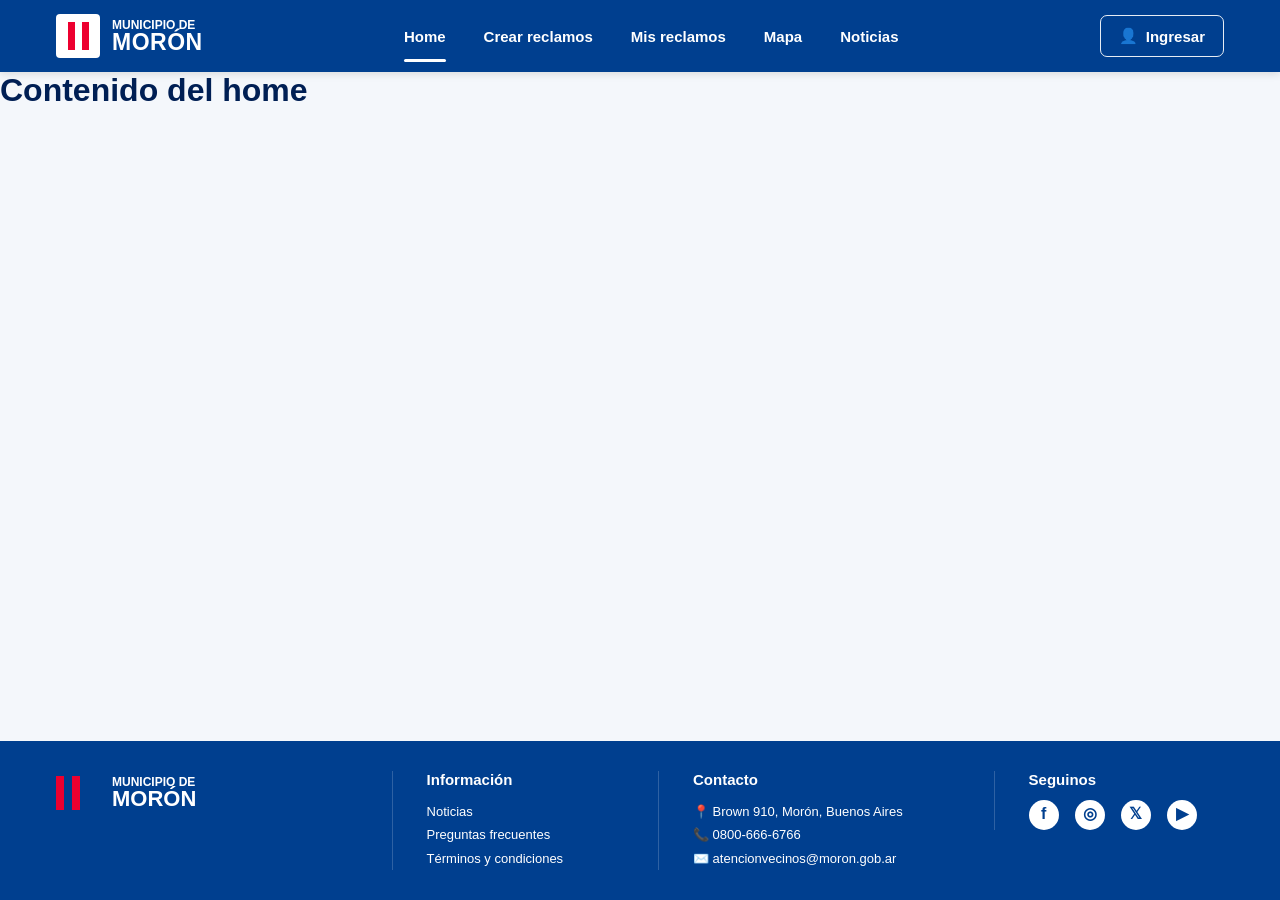
<file: html/index.html>
<!DOCTYPE html>
<html lang="en">
<head>
    <meta charset="UTF-8">
    <meta name="viewport" content="width=device-width, initial-scale=1.0">
    <link rel="stylesheet" href="/css/style.css">
    <title>Document</title>
</head>
<body>
    <header class="navbar">
<div class="navbar-container">
<a href="index.html" class="navbar-logo">
<div class="logo-icon">
<span></span>
<span></span>
</div>
 
      <div class="logo-text">
<small>MUNICIPIO DE</small>
<strong>MORÓN</strong>
</div>
</a>
 
    <nav class="navbar-menu">
<a href="/html/index.html" class="active">Home</a>
<a href="#">Crear reclamos</a>
<a href="/html/mis-reclamos.html">Mis reclamos</a>
<a href="#">Mapa</a>
<a href="#">Noticias</a>
</nav>
 
    <div class="navbar-actions"> 
      <a href="login.html" class="login-button">
<span class="login-icon">👤</span>
        Ingresar
</a>
</div>
</div>
</header>
 
<!-- Contenido de ejemplo para que no quede pegado al footer -->
<main class="page-content">
<h1>Contenido del home</h1>
</main>
 
<footer class="footer">
<div class="footer-container">
<div class="footer-brand">
<a href="#" class="footer-logo">
<div class="footer-logo-icon">
<span></span>
<span></span>
</div>
 
        <div class="footer-logo-text">
<small>MUNICIPIO DE</small>
<strong>MORÓN</strong>
</div>
</a>
</div>
 
    <div class="footer-column">
<h3>Información</h3>
<a href="#">Noticias</a>
<a href="#">Preguntas frecuentes</a>
<a href="#">Términos y condiciones</a>
</div>
 
    <div class="footer-column">
<h3>Contacto</h3>
 
      <p>
<span>📍</span>
        Brown 910, Morón, Buenos Aires
</p>
 
      <p>
<span>📞</span>
        0800-666-6766
</p>
 
      <p>
<span>✉️</span>
        atencionvecinos@moron.gob.ar
</p>
</div>
 
    <div class="footer-column">
<h3>Seguinos</h3>
 
      <div class="social-links">
<a href="#" aria-label="Facebook">f</a>
<a href="#" aria-label="Instagram">◎</a>
<a href="#" aria-label="Twitter">𝕏</a>
<a href="#" aria-label="YouTube">▶</a>
</div>
</div>
</div>
</footer>
</body>
</html>
</file>
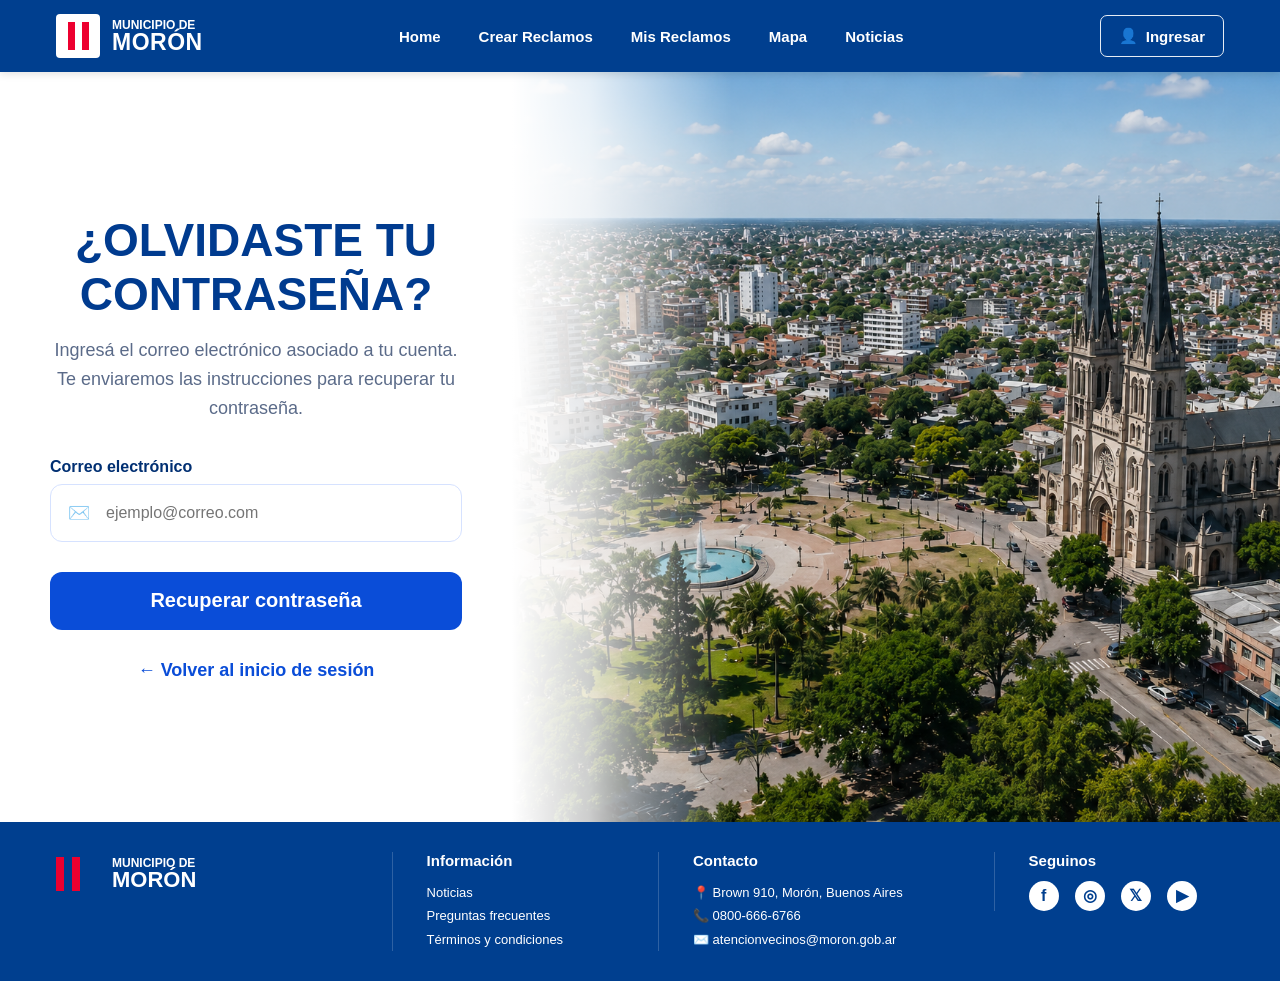
<file: recuperarContrasenia.html>
<!DOCTYPE html>
<html lang="es">

<head>
    <meta charset="UTF-8">
    <meta name="viewport" content="width=device-width, initial-scale=1.0">
    <title>Recuperar Contraseña - Municipio de Morón</title>

    <link rel="stylesheet" href="css/style.css">
    <link rel="stylesheet" href="css/estilos-recuperar.css">
</head>

<body>

    <!-- HEADER -->
    <header class="navbar">

        <div class="navbar-container">

            <a href="index.html" class="navbar-logo">

                <div class="logo-icon">
                    <span></span>
                    <span></span>
                </div>

                <div class="logo-text">
                    <small>MUNICIPIO DE</small>
                    <strong>MORÓN</strong>
                </div>

            </a>

            <nav class="navbar-menu">

                <a href="index.html">Home</a>
                <a href="#">Crear Reclamos</a>
                <a href="#">Mis Reclamos</a>
                <a href="#">Mapa</a>
                <a href="#">Noticias</a>

            </nav>

            <div class="navbar-actions">

                <a href="login.html" class="login-button">
                    <span class="login-icon">👤</span>
                    Ingresar
                </a>

            </div>

        </div>

    </header>

    <!-- CONTENIDO -->

    <main class="recuperar-container">

        <!-- FORMULARIO -->

        <section class="recuperar-formulario">

            <div class="recuperar-card">

                <h1>¿OLVIDASTE TU CONTRASEÑA?</h1>

                <p class="subtitulo">
                    Ingresá el correo electrónico asociado a tu cuenta.
                    Te enviaremos las instrucciones para recuperar tu contraseña.
                </p>

                <form id="recuperarForm">

                    <div class="input-group">

                        <label for="email">
                            Correo electrónico
                        </label>

                        <div class="input-icon">

                            <span>✉️</span>

                            <input
                                type="email"
                                id="email"
                                placeholder="ejemplo@correo.com"
                                required>

                        </div>

                    </div>

                    <button
                        type="submit"
                        class="btn-recuperar">

                        Recuperar contraseña

                    </button>

                </form>

                <div class="volver-login">

                    <a href="login.html">
                        ← Volver al inicio de sesión
                    </a>

                </div>

            </div>

        </section>

        <!-- IMAGEN -->

        <section class="recuperar-imagen">

            <img
                src="assets/images/moron.png"
                alt="Municipio de Morón">

        </section>

    </main>

    <!-- FOOTER -->

    <footer class="footer">

        <div class="footer-container">

            <div class="footer-brand">

                <a href="index.html" class="footer-logo">

                    <div class="footer-logo-icon">
                        <span></span>
                        <span></span>
                    </div>

                    <div class="footer-logo-text">
                        <small>MUNICIPIO DE</small>
                        <strong>MORÓN</strong>
                    </div>

                </a>

            </div>

            <div class="footer-column">

                <h3>Información</h3>

                <a href="#">Noticias</a>
                <a href="#">Preguntas frecuentes</a>
                <a href="#">Términos y condiciones</a>

            </div>

            <div class="footer-column">

                <h3>Contacto</h3>

                <p>📍 Brown 910, Morón, Buenos Aires</p>
                <p>📞 0800-666-6766</p>
                <p>✉️ atencionvecinos@moron.gob.ar</p>

            </div>

            <div class="footer-column">

                <h3>Seguinos</h3>

                <div class="social-links">

                    <a href="#">f</a>
                    <a href="#">◎</a>
                    <a href="#">𝕏</a>
                    <a href="#">▶</a>

                </div>

            </div>

        </div>

    </footer>

    <script src="js/recuperar.js"></script>

</body>

</html>
</file>
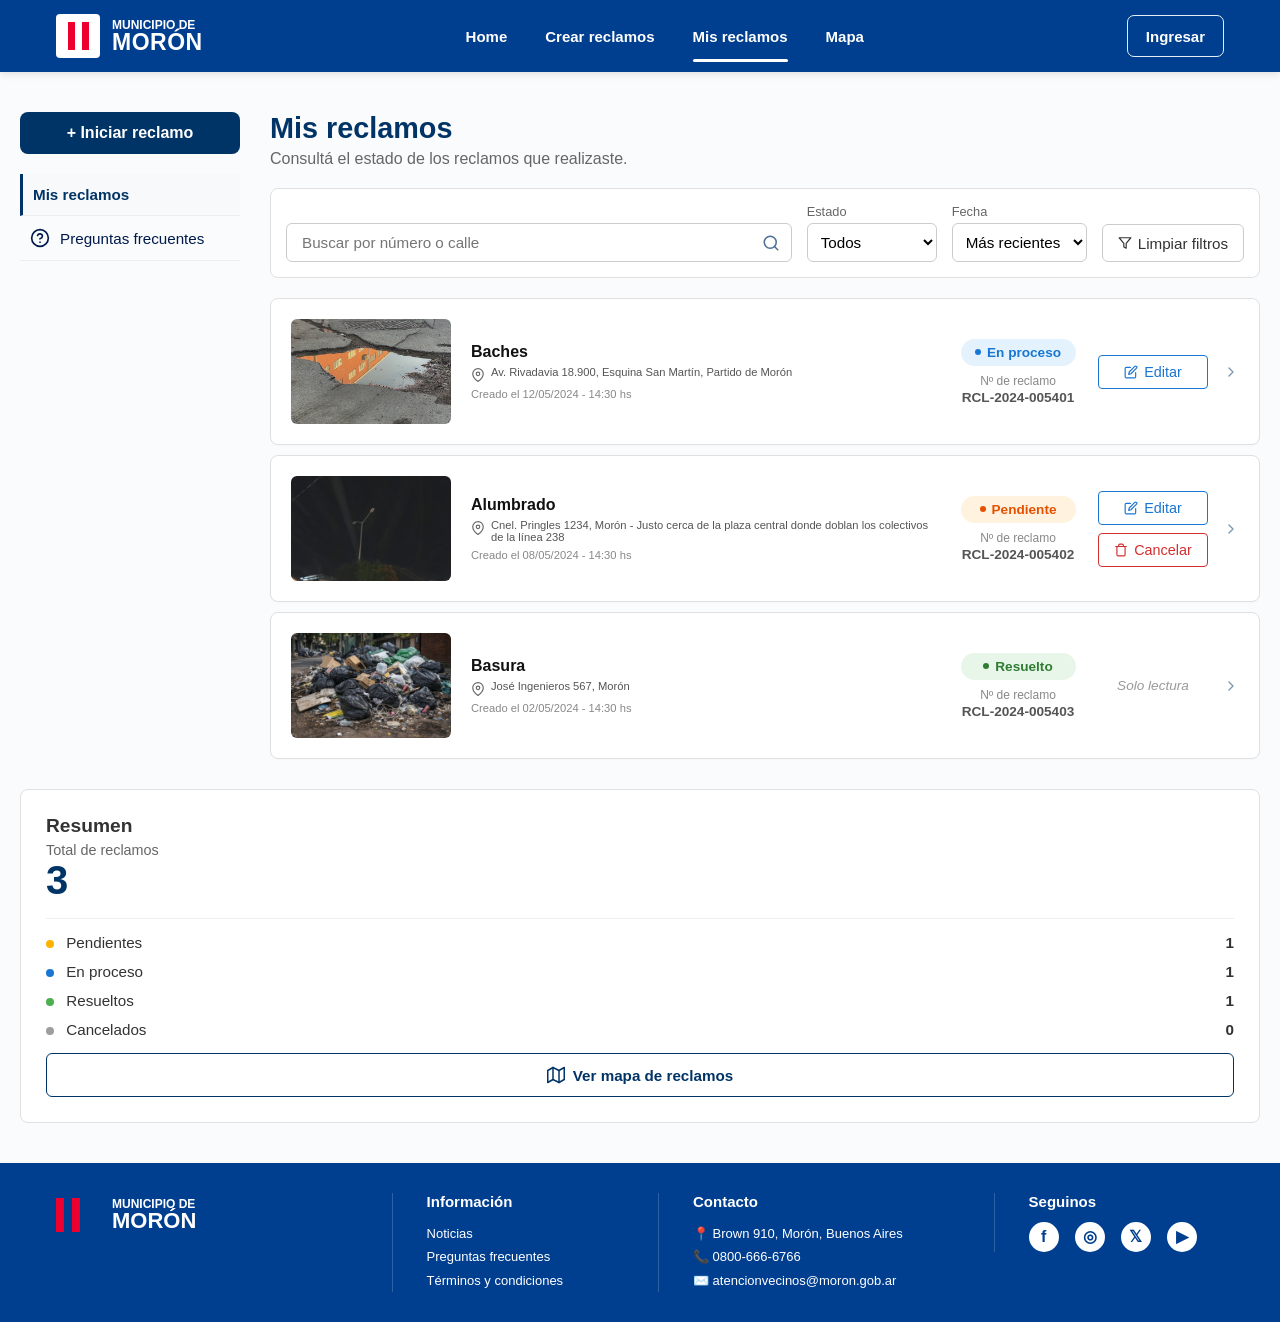
<file: html/mis-reclamos.html>
<!DOCTYPE html>
<html lang="es">
<head>
    <meta charset="UTF-8">
    <meta name="viewport" content="width=device-width, initial-scale=1.0">
    <title>Mis Reclamos - Morón</title>
    <link rel="stylesheet" href="../css/style.css">
    <link rel="stylesheet" href="../css/mis-reclamos.css">
    <link rel="stylesheet" href="../css/mi-cuenta.css">
    <link rel='stylesheet' href='https://cdn-uicons.flaticon.com/uicons-brands/css/uicons-brands.css'>
</head>
<body>

    <header class="navbar">
        <div class="navbar-container">
            <a href="/html/home.html" class="navbar-logo">
                <div class="logo-icon">
                    <span></span>
                    <span></span>
                </div>
                <div class="logo-text">
                    <small>MUNICIPIO DE</small>
                    <strong>MORÓN</strong>
                </div>
            </a>
            <nav class="navbar-menu">
                <a href="/html/home.html">Home</a>
                <a href="/html/crear-reclamo.html">Crear reclamos</a>
                <a href="/html/mis-reclamos.html" class="active">Mis reclamos</a>
                <a href="/html/mapa.html">Mapa</a>
            </nav>
            <div class="navbar-actions"> 
                <a href="/html/login.html" class="login-button">
                    Mi cuenta
                </a>
            </div>
        </div>
    </header>

    <main class="page-content">
        <aside class="sidebar">
            <a href="/html/crear-reclamo.html"><button class="nav-btn-main">+ Iniciar reclamo</button></a>
            <nav class="sidebar-nav">
                <a href="/html/mis-reclamos.html" class="active">Mis reclamos</a>
                <a href="/html/preguntas-frecuentes.html" class="nav-faq-link">
                    <svg width="20" height="20" viewBox="0 0 24 24" fill="none" stroke="currentColor" stroke-width="2" stroke-linecap="round" stroke-linejoin="round">
                        <circle cx="12" cy="12" r="10"></circle>
                        <path d="M9.09 9a3 3 0 0 1 5.83 1c0 2-3 3-3 3"></path>
                        <line x1="12" y1="17" x2="12.01" y2="17"></line>
                    </svg>
                    Preguntas frecuentes
                </a>
            </nav>
        </aside>

        <section class="main-content">
            <h1 class="titulo-seccion">Mis reclamos</h1>
            <p class="subtitulo-seccion">Consultá el estado de los reclamos que realizaste.</p>
            
            <div class="filter-bar">
                <div class="search-box">
                    <span class="search-icon">
                        <svg width="18" height="18" viewBox="0 0 24 24" fill="none" stroke="currentColor" stroke-width="2" stroke-linecap="round" stroke-linejoin="round">
                            <circle cx="11" cy="11" r="8"></circle>
                            <line x1="21" y1="21" x2="16.65" y2="16.65"></line>
                        </svg>
                    </span>
                    <input type="text" id="search-input" placeholder="Buscar por número o calle">
                </div>
                
                <div class="filter-group">
                    <label>Estado</label>
                    <select id="filter-estado">
                        <option value="Todos">Todos</option>
                        <option value="Pendiente">Pendiente</option>
                        <option value="En proceso">En proceso</option>
                        <option value="Resuelto">Resuelto</option>
                    </select>
                </div>

                <div class="filter-group">
                    <label>Fecha</label>
                    <select id="filter-fecha">
                        <option value="recientes">Más recientes</option>
                        <option value="antiguos">Más antiguos</option>
                    </select>
                </div>

                <button id="btn-clear-filters" class="btn-clear-filters">
                    <svg width="14" height="14" viewBox="0 0 24 24" fill="none" stroke="currentColor" stroke-width="2" stroke-linecap="round" stroke-linejoin="round"><polygon points="22 3 2 3 10 12.46 10 19 14 21 14 12.46 22 3"></polygon></svg>
                    Limpiar filtros
                </button>
            </div>

            <div id="lista-reclamos" class="reclamos-list">
                </div>
        </section>

        <aside class="summary-box">
            <h3>Resumen</h3>
            <p style="color: #666; margin-bottom: 0; font-size: 0.9em;">Total de reclamos</p>
            <div class="total-number" id="total-reclamos">0</div>
            
            <ul class="stats-list">
                <li><span><span class="dot dot-pendiente"></span> Pendientes</span> <strong id="count-pendiente">0</strong></li>
                <li><span><span class="dot dot-proceso"></span> En proceso</span> <strong id="count-proceso">0</strong></li>
                <li><span><span class="dot dot-resuelto"></span> Resueltos</span> <strong id="count-resuelto">0</strong></li>
                <li><span><span class="dot dot-cancelado"></span> Cancelados</span> <strong id="count-cancelado">0</strong></li>
            </ul>

           <a href="/html/mapa.html"> <button class="map-btn">
                <svg width="18" height="18" viewBox="0 0 24 24" fill="none" stroke="currentColor" stroke-width="2" stroke-linecap="round" stroke-linejoin="round"><polygon points="1 6 1 22 8 18 16 22 23 18 23 2 16 6 8 2 1 6"></polygon><line x1="8" y1="2" x2="8" y2="18"></line><line x1="16" y1="6" x2="16" y2="22"></line></svg>
                Ver mapa de reclamos
            </button></a>
        </aside>
    </main>

    <div id="modal-container" class="modal-overlay" style="display: none;">
        <div class="modal-content">
            <div class="modal-header">
                <div>
                    <h3>Editar reclamo</h3>
                    <p style="color: #666; font-size: 0.9em; margin: 2px 0 0 0;">Modificá la información de tu reclamo.</p>
                </div>
                <button class="modal-close" onclick="closeModal()">×</button>
            </div>
            
            <div class="modal-body">
                <input type="hidden" id="edit-id">
                
                <p id="edit-info-msg" style="display:none; color: #0056b3; background: #e7f1ff; padding: 10px; border-radius: 6px; font-size: 0.85em; margin-top: 0; margin-bottom: 15px; border: 1px solid #b8daff;"></p>

                <label>Categoría</label>
                <select id="edit-categoria">
                    <option value="Baches">Baches</option>
                    <option value="Alumbrado">Alumbrado público</option>
                    <option value="Basura">Basura acumulada</option>
                    <option value="Espacios verdes">Espacios verdes</option>
                    <option value="Desagües">Desagües</option>
                    <option value="Veredas">Veredas</option>
                    <option value="Otros">Otros</option>
                </select>

                <label>Ubicación / Dirección</label>
                <input type="text" id="edit-ubicacion">
                
                <label>Descripción</label>
                <div class="textarea-container">
                    <textarea id="edit-descripcion" rows="3" maxlength="1000" placeholder="Detalles del reclamo..." oninput="updateCharCount(this)"></textarea>
                    <span id="char-counter" class="char-counter">0/1000 caracteres</span>
                </div>

                <label>Adjuntar fotos</label>
                <div class="photo-uploader">
                    <div id="photo-preview-list" class="photo-preview-list"></div>
                    <label class="add-photo-btn">
                        <span class="icon">+</span>
                        <small>Agregar foto</small>
                        <input type="file" id="file-input" accept="image/*" multiple style="display: none;">
                    </label>
                </div>
            </div>

            <div class="modal-actions">
                <button class="btn-cancel" onclick="closeModal()">Cancelar</button>
                <button class="btn-save" onclick="saveEdit()">Guardar cambios</button>
            </div>
        </div>
    </div>

    <div id="modal-delete-container" class="modal-overlay" style="display: none;">
        <div class="modal-content" style="width: 420px;">
            <div class="modal-header">
                <h3>Cancelar reclamo</h3>
                <button class="modal-close" onclick="closeDeleteModal()">×</button>
            </div>
            
            <div class="modal-body">
                <p style="color: #333; font-size: 1em; font-weight: 500;">¿Estás seguro de que querés cancelar este reclamo?</p>
                <p style="color: #666; font-size: 0.9em; margin-top: 5px;">Por favor, indicanos el motivo de la cancelación:</p>
                
                <div style="margin-top: 15px; display: flex; flex-direction: column; gap: 10px;">
                    <label style="display: flex; align-items: center; gap: 8px; font-weight: normal; margin-top: 0; cursor: pointer; color: #444; font-size: 0.95em;">
                        <input type="radio" name="motivo-cancelacion" value="solucionado"> El problema ya fue solucionado
                    </label>
                    <label style="display: flex; align-items: center; gap: 8px; font-weight: normal; margin-top: 0; cursor: pointer; color: #444; font-size: 0.95em;">
                        <input type="radio" name="motivo-cancelacion" value="error"> Me equivoqué al cargar los datos
                    </label>
                    <label style="display: flex; align-items: center; gap: 8px; font-weight: normal; margin-top: 0; cursor: pointer; color: #444; font-size: 0.95em;">
                        <input type="radio" name="motivo-cancelacion" value="duplicado"> El reclamo está duplicado
                    </label>
                    <label style="display: flex; align-items: center; gap: 8px; font-weight: normal; margin-top: 0; cursor: pointer; color: #444; font-size: 0.95em;">
                        <input type="radio" name="motivo-cancelacion" value="otro"> Otro motivo
                    </label>
                </div>
                
                <p id="delete-error-msg" style="display:none; color: #d32f2f; font-size: 0.85em; margin-top: 12px; margin-bottom: 0;">⚠️ Debés seleccionar un motivo para continuar.</p>

                <input type="hidden" id="delete-id">
            </div>

            <div class="modal-actions" style="margin-top: 25px;">
                <button class="btn-cancel" onclick="closeDeleteModal()">Volver</button>
                <button class="btn-danger" onclick="confirmDelete()">Confirmar</button>
            </div>
        </div>
    </div>

    <div id="modal-view-container" class="modal-overlay" style="display: none;">
        <div class="modal-content">
            <div class="modal-header">
                <div>
                    <h3>Detalles del reclamo</h3>
                    <p id="view-subtitle" style="color: #666; font-size: 0.9em; margin: 2px 0 0 0;">Nº de reclamo</p>
                </div>
                <button class="modal-close" onclick="closeViewModal()">×</button>
            </div>
            
            <div class="modal-body">
                <div style="margin-bottom: 15px;">
                    <span class="status-badge" id="view-estado"></span>
                </div>
                
                <label>Categoría</label>
                <p id="view-categoria" style="margin: 5px 0 15px; font-size: 0.95em; color: #333; font-weight: 500;"></p>

                <label>Ubicación / Dirección</label>
                <p id="view-ubicacion" style="margin: 5px 0 15px; font-size: 0.95em; color: #333; font-weight: 500;"></p>

                <label>Descripción</label>
                <p id="view-descripcion" style="margin: 5px 0 15px; font-size: 0.95em; color: #555; background: #f8f9fa; padding: 12px; border-radius: 6px; border: 1px solid #eee;"></p>

                <div id="view-resolucion-container" style="display: none;">
                    <label style="color: #2e7d32;">Resolución del Municipio</label>
                    <p id="view-resolucion" style="margin: 5px 0 15px; font-size: 0.95em; color: #1b5e20; background: #e8f5e9; padding: 12px; border-radius: 6px; border: 1px solid #c8e6c9;"></p>
                </div>

                <label>Fotos adjuntas</label>
                <div id="view-fotos" class="photo-preview-list" style="margin-top: 5px; margin-bottom: 10px;"></div>
            </div>

            <div class="modal-actions">
                <button class="btn-cancel" onclick="closeViewModal()">Cerrar</button>
            </div>
        </div>
    </div>

    <footer class="footer">
        <div class="footer-container">
            <div class="footer-brand">
                <a href="#" class="footer-logo">
                    <div class="footer-logo-icon"><span></span><span></span></div>
                    <div class="footer-logo-text"><small>MUNICIPIO DE</small><strong>MORÓN</strong></div>
                </a>
            </div>
            <div class="footer-column">
                <h3>Información</h3>
                <a href="#newsTrack">Noticias</a>
                <a href="/html/preguntas-frecuentes.html">Preguntas frecuentes</a>
                <a href="#">Términos y condiciones</a>
            </div>
            <div class="footer-column">
                <h3>Contacto</h3>
                <p><span>📍</span> Brown 910, Morón, Buenos Aires</p>
                <p><span>📞</span> 0800-666-6766</p>
                <p><span>✉️</span> atencionvecinos@moron.gob.ar</p>
            </div>
            <div class="footer-column">
                <h3>Seguinos</h3>
                <div class="social-links">
                    <a href="#" aria-label="Facebook">f</a>
                    <a href="#" aria-label="Instagram">◎</a>
                    <a href="#" aria-label="Twitter">𝕏</a>
                    <a href="#" aria-label="YouTube">▶</a>
                </div>
            </div>
        </div>
    </footer>
<script src="../js/mis-reclamos.js"></script>
<script src="../js/mi-cuenta.js"></script>
</body>
</html>
</file>
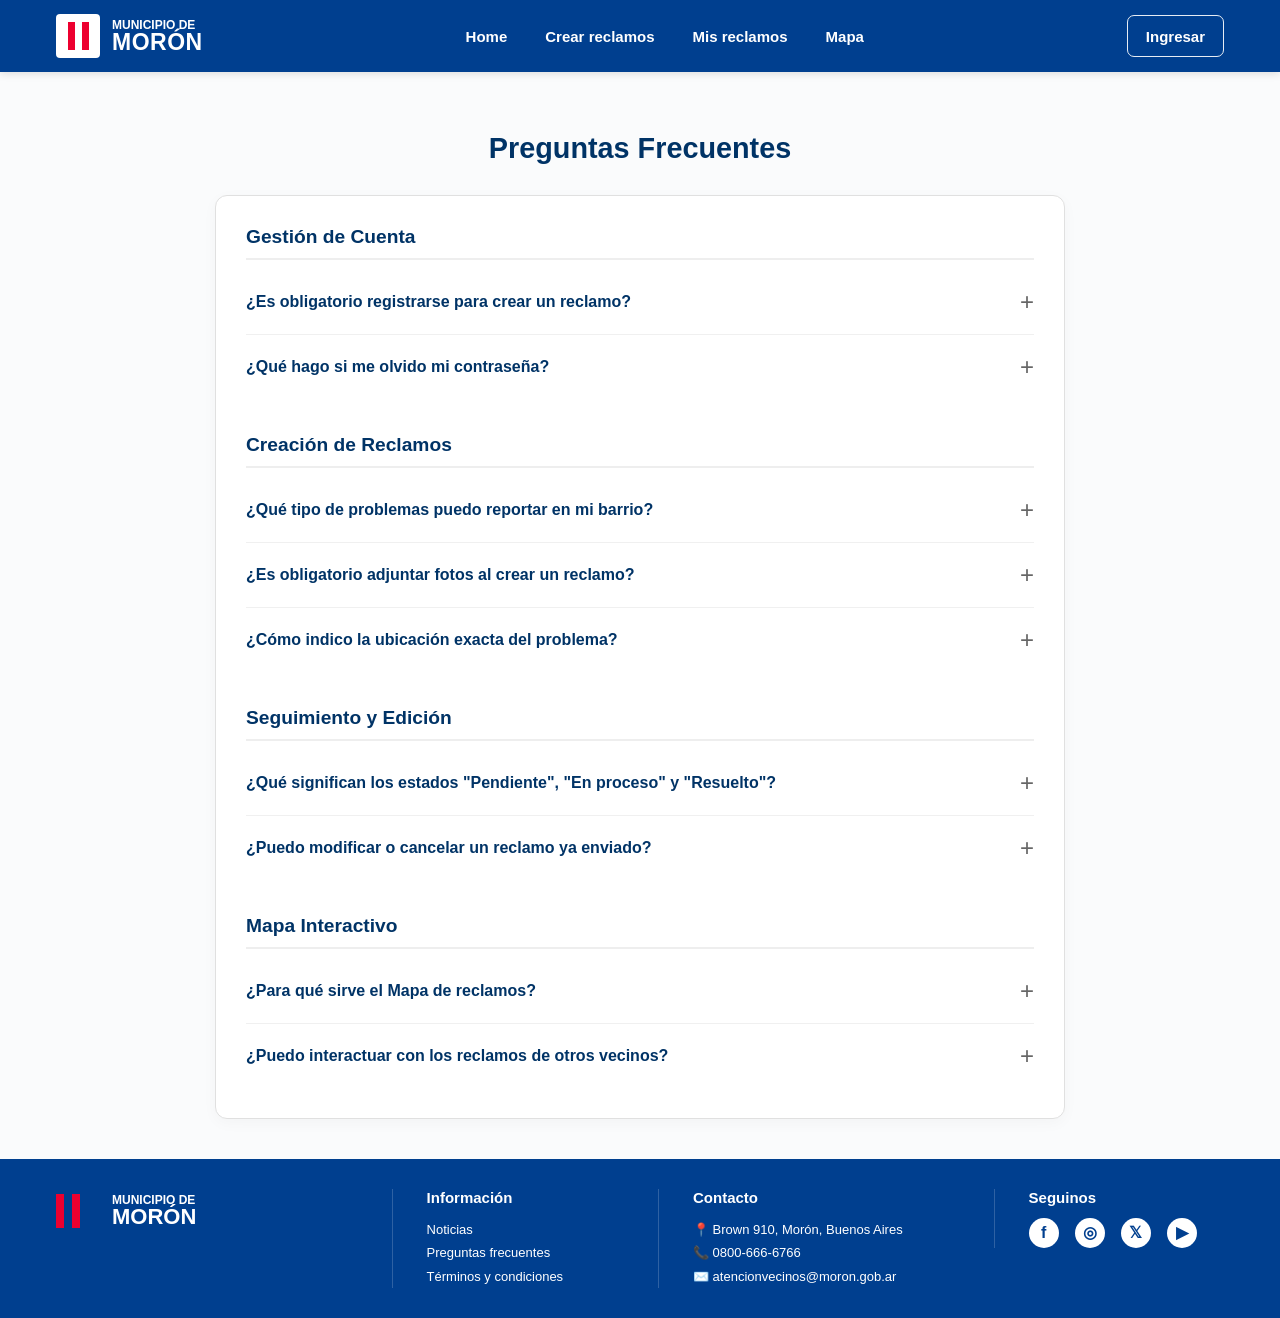
<file: html/preguntas-frecuentes.html>
<!DOCTYPE html>
<html lang="es">
<head>
    <meta charset="UTF-8">
    <meta name="viewport" content="width=device-width, initial-scale=1.0">
    <title>Preguntas Frecuentes - Morón</title>
    <link rel="stylesheet" href="../css/style.css">
    <link rel="stylesheet" href="../css/mis-reclamos.css">
    <link rel="stylesheet" href="../css/preguntas-frecuentes.css">
    <link rel="stylesheet" href="../css/mi-cuenta.css">
    <link rel='stylesheet' href='https://cdn-uicons.flaticon.com/uicons-brands/css/uicons-brands.css'>
</head>
<body>

    <header class="navbar">
        <div class="navbar-container" id="navbar-container">
            <a href="/html/home.html" class="navbar-logo">
                <div class="logo-icon">
                    <span></span>
                    <span></span>
                </div>
                <div class="logo-text">
                    <small>MUNICIPIO DE</small>
                    <strong>MORÓN</strong>
                </div>
            </a>

            <nav class="navbar-menu">
                <a href="/html/home.html">Home</a>
                <a href="/html/crear-reclamo.html">Crear reclamos</a>
                <a href="/html/mis-reclamos.html">Mis reclamos</a>
                <a href="/html/mapa.html">Mapa</a>
            </nav>
            <div class="navbar-actions"> 
                <a href="/html/login.html" class="login-button">
                    Mi cuenta
                </a>
            </div>
        </div>
    </header>

    <main class="page-content" style="display: flex; justify-content: center; min-height: 60vh;">
        <section class="main-content" style="max-width: 850px; width: 100%;">
            
            <h1 class="titulo-seccion" style="text-align: center; margin-top: 20px;">Preguntas Frecuentes</h1>
            
            <div class="faq-container">
                
                <div id="faq-list">
                    <div class="faq-category">
                        <h3 class="faq-category-title">Gestión de Cuenta</h3>
                        <div class="faq-item">
                            <button class="faq-question">¿Es obligatorio registrarse para crear un reclamo? <span class="faq-icon">+</span></button>
                            <div class="faq-answer">
                                <p>Sí. Para garantizar la seguridad, evitar reportes falsos y poder notificarte sobre los avances de tu caso, es necesario que inicies sesión. Podés registrarte rápidamente con tu correo electrónico o usar tu cuenta de Google.</p>
                            </div>
                        </div>
                        <div class="faq-item">
                            <button class="faq-question">¿Qué hago si me olvido mi contraseña? <span class="faq-icon">+</span></button>
                            <div class="faq-answer">
                                <p>En la pantalla de "Iniciar Sesión", hacé clic en el enlace "¿Olvidaste tu contraseña?". Te enviaremos un correo electrónico con los pasos para crear una nueva de forma segura.</p>
                            </div>
                        </div>
                    </div>

                    <div class="faq-category">
                        <h3 class="faq-category-title">Creación de Reclamos</h3>
                        <div class="faq-item">
                            <button class="faq-question">¿Qué tipo de problemas puedo reportar en mi barrio? <span class="faq-icon">+</span></button>
                            <div class="faq-answer">
                                <p>Podés crear reclamos relacionados con Baches en la calzada, fallas en el Alumbrado público, acumulación de Basura, mantenimiento de Espacios verdes, problemas de Desagües y roturas en Veredas. Si tu problema no encaja, podés usar la categoría "Otros".</p>
                            </div>
                        </div>
                        <div class="faq-item">
                            <button class="faq-question">¿Es obligatorio adjuntar fotos al crear un reclamo? <span class="faq-icon">+</span></button>
                            <div class="faq-answer">
                                <p>No es obligatorio, pero lo recomendamos enfáticamente. Adjuntar imágenes (hasta 5 fotos) ayuda a nuestros equipos a evaluar la gravedad del problema antes de llegar al lugar, acelerando los tiempos de respuesta.</p>
                            </div>
                        </div>
                        <div class="faq-item">
                            <button class="faq-question">¿Cómo indico la ubicación exacta del problema? <span class="faq-icon">+</span></button>
                            <div class="faq-answer">
                                <p>Al crear el reclamo, podés escribir la dirección en el buscador o hacer clic en "Usar mi ubicación actual". Además, el sistema te permite arrastrar el marcador (el pin) directamente en el mapa para mayor precisión.</p>
                            </div>
                        </div>
                    </div>

                    <div class="faq-category">
                        <h3 class="faq-category-title">Seguimiento y Edición</h3>
                        <div class="faq-item">
                            <button class="faq-question">¿Qué significan los estados "Pendiente", "En proceso" y "Resuelto"? <span class="faq-icon">+</span></button>
                            <div class="faq-answer">
                                <p><strong>Pendiente:</strong> Recibimos tu reclamo, pero aún no fue asignado a un equipo.<br>
                                <strong>En proceso:</strong> El municipio ya está evaluando o trabajando activamente en la solución en el lugar.<br>
                                <strong>Resuelto:</strong> El problema fue solucionado por el equipo correspondiente. Podrás ver la resolución detallada ingresando al reclamo.</p>
                            </div>
                        </div>
                        <div class="faq-item">
                            <button class="faq-question">¿Puedo modificar o cancelar un reclamo ya enviado? <span class="faq-icon">+</span></button>
                            <div class="faq-answer">
                                <p>Sí, dependiendo de su estado. Si está <strong>Pendiente</strong>, podés editar toda la información o cancelarlo (deberás indicar un motivo). Si está <strong>En proceso</strong>, solo vas a poder sumar más detalles a la descripción o adjuntar fotos nuevas. Los reclamos <strong>Resueltos</strong> no se pueden modificar.</p>
                            </div>
                        </div>
                    </div>

                    <div class="faq-category">
                        <h3 class="faq-category-title">Mapa Interactivo</h3>
                        <div class="faq-item">
                            <button class="faq-question">¿Para qué sirve el Mapa de reclamos? <span class="faq-icon">+</span></button>
                            <div class="faq-answer">
                                <p>El mapa interactivo te permite explorar de manera visual todos los reportes realizados en el municipio. Podés filtrar por estado, categoría o fecha para saber qué está ocurriendo cerca de tu casa.</p>
                            </div>
                        </div>
                        <div class="faq-item">
                            <button class="faq-question">¿Puedo interactuar con los reclamos de otros vecinos? <span class="faq-icon">+</span></button>
                            <div class="faq-answer">
                                <p>¡Sí! La participación ciudadana es clave. Al seleccionar un reclamo en el mapa, vas a poder leer los detalles, dejar comentarios y reaccionar (dar "Me gusta") a los aportes de otros usuarios de la comunidad.</p>
                            </div>
                        </div>
                    </div>
                </div>

            </div>
        </section>
    </main>

    <footer class="footer">
        <div class="footer-container">
            <div class="footer-brand">
                <a href="#" class="footer-logo">
                    <div class="footer-logo-icon"><span></span><span></span></div>
                    <div class="footer-logo-text"><small>MUNICIPIO DE</small><strong>MORÓN</strong></div>
                </a>
            </div>
            <div class="footer-column">
                <h3>Información</h3>
                <a href="#newsTrack">Noticias</a>
                <a href="/html/preguntas-frecuentes.html">Preguntas frecuentes</a>
                <a href="#">Términos y condiciones</a>
            </div>
            <div class="footer-column">
                <h3>Contacto</h3>
                <p><span>📍</span> Brown 910, Morón, Buenos Aires</p>
                <p><span>📞</span> 0800-666-6766</p>
                <p><span>✉️</span> atencionvecinos@moron.gob.ar</p>
            </div>
            <div class="footer-column">
                <h3>Seguinos</h3>
                <div class="social-links">
                    <a href="#" aria-label="Facebook">f</a>
                    <a href="#" aria-label="Instagram">◎</a>
                    <a href="#" aria-label="Twitter">𝕏</a>
                    <a href="#" aria-label="YouTube">▶</a>
                </div>
            </div>
        </div>
    </footer>

<script src="../js/preguntas-frecuentes.js"></script>
<script src="../js/mi-cuenta.js"></script>
</body>
</html>
</file>
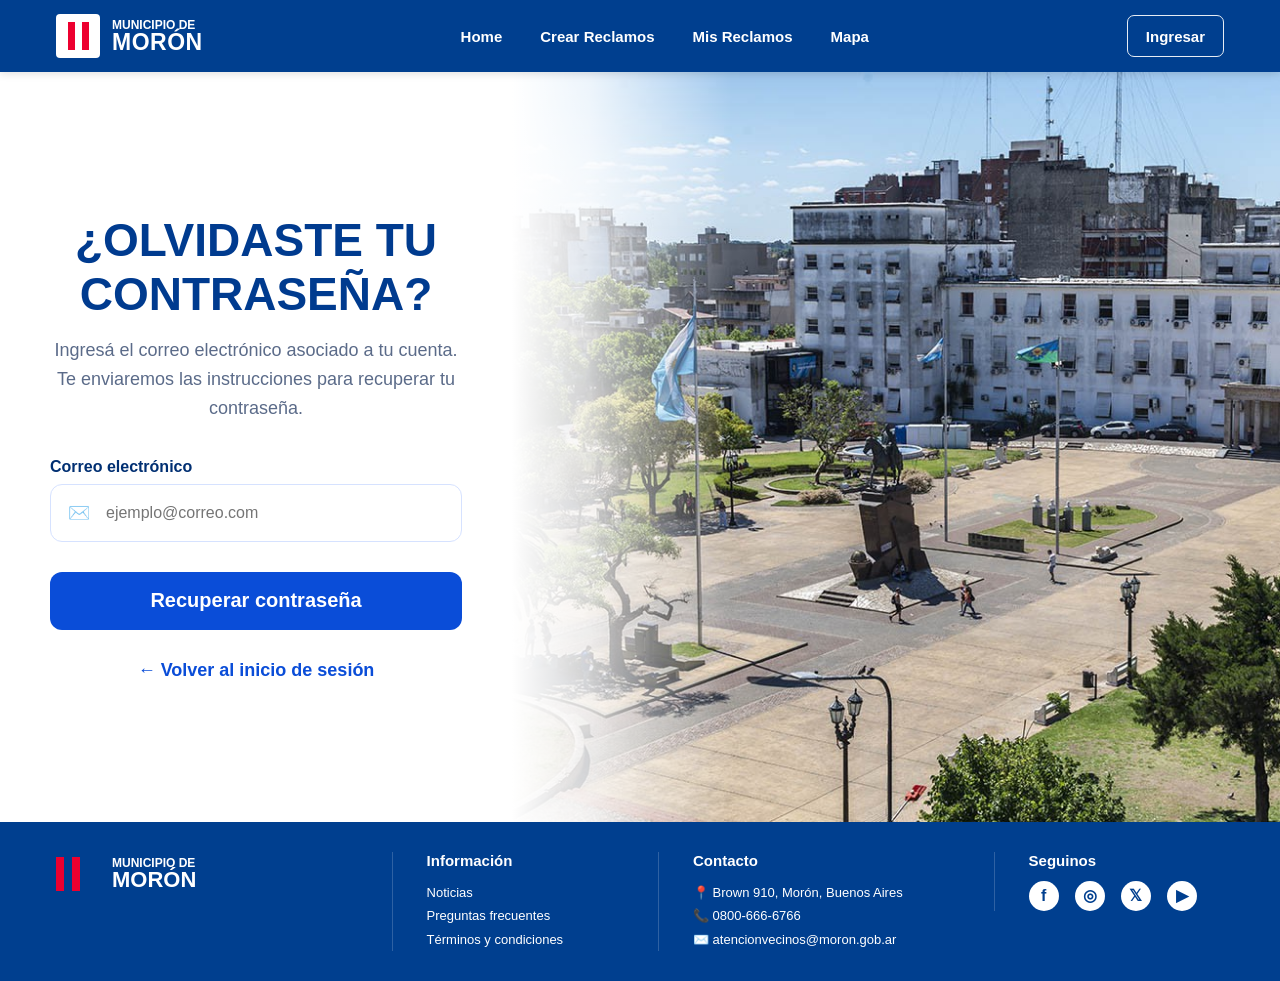
<file: html/recuperarContrasenia.html>
<!DOCTYPE html>
<html lang="es">

<head>
    <meta charset="UTF-8">
    <meta name="viewport" content="width=device-width, initial-scale=1.0">
    <title>Recuperar Contraseña - Municipio de Morón</title>

    <link rel="stylesheet" href="/css/style.css">
    <link rel="stylesheet" href="/css/estilos-recuperar.css">
    <link rel="stylesheet" href="/css/mi-cuenta.css">
</head>

<body>

    <!-- HEADER -->
    <header class="navbar">

        <div class="navbar-container">

            <a href="/html/home.html" class="navbar-logo">

                <div class="logo-icon">
                    <span></span>
                    <span></span>
                </div>

                <div class="logo-text">
                    <small>MUNICIPIO DE</small>
                    <strong>MORÓN</strong>
                </div>

            </a>

            <nav class="navbar-menu">

                <a href="/html/home.html">Home</a>
                <a href="/html/crear-reclamo.html">Crear Reclamos</a>
                <a href="/html/mis-reclamos.html">Mis Reclamos</a>
                <a href="/html//mapa.html">Mapa</a>

            </nav>

            <div class="navbar-actions">

                <a href="/html/login.html" class="login-button">
                  
                    Ingresar
                </a>

            </div>

        </div>

    </header>

    <!-- CONTENIDO -->

    <main class="recuperar-container">

        <!-- FORMULARIO -->

        <section class="recuperar-formulario">

            <div class="recuperar-card">

                <h1>¿OLVIDASTE TU CONTRASEÑA?</h1>

                <p class="subtitulo">
                    Ingresá el correo electrónico asociado a tu cuenta.
                    Te enviaremos las instrucciones para recuperar tu contraseña.
                </p>

                <form id="recuperarForm">

                    <div class="input-group">

                        <label for="email">
                            Correo electrónico
                        </label>

                        <div class="input-icon">

                            <span>✉️</span>

                            <input
                                type="email"
                                id="email"
                                placeholder="ejemplo@correo.com"
                                required>

                        </div>

                    </div>

                    <button
                        type="submit"
                        class="btn-recuperar">

                        Recuperar contraseña

                    </button>

                </form>

                <div class="volver-login">

                    <a href="/html/login.html">
                        ← Volver al inicio de sesión
                    </a>

                </div>

            </div>

        </section>

        <!-- IMAGEN -->

        <section class="recuperar-imagen">

            <img
                src="/assets/images/municipiomoron2.jpeg"
                alt="Municipio de Morón">

        </section>

    </main>

    <!-- FOOTER -->

    <footer class="footer">

        <div class="footer-container">

            <div class="footer-brand">

                <a href="/html/home.html" class="footer-logo">

                    <div class="footer-logo-icon">
                        <span></span>
                        <span></span>
                    </div>

                    <div class="footer-logo-text">
                        <small>MUNICIPIO DE</small>
                        <strong>MORÓN</strong>
                    </div>

                </a>

            </div>

            <div class="footer-column">

                <h3>Información</h3>

                <a href="#">Noticias</a>
                <a href="/html/preguntas-frecuentes.html">Preguntas frecuentes</a>
                <a href="#">Términos y condiciones</a>

            </div>

            <div class="footer-column">

                <h3>Contacto</h3>

                <p>📍 Brown 910, Morón, Buenos Aires</p>
                <p>📞 0800-666-6766</p>
                <p>✉️ atencionvecinos@moron.gob.ar</p>

            </div>

            <div class="footer-column">

                <h3>Seguinos</h3>

                <div class="social-links">

                    <a href="#">f</a>
                    <a href="#">◎</a>
                    <a href="#">𝕏</a>
                    <a href="#">▶</a>

                </div>

            </div>

        </div>

    </footer>

    <script src="/js/recuperar.js"></script>
    <script src="/js/mi-cuenta.js"></script>

</body>

</html>
</file>
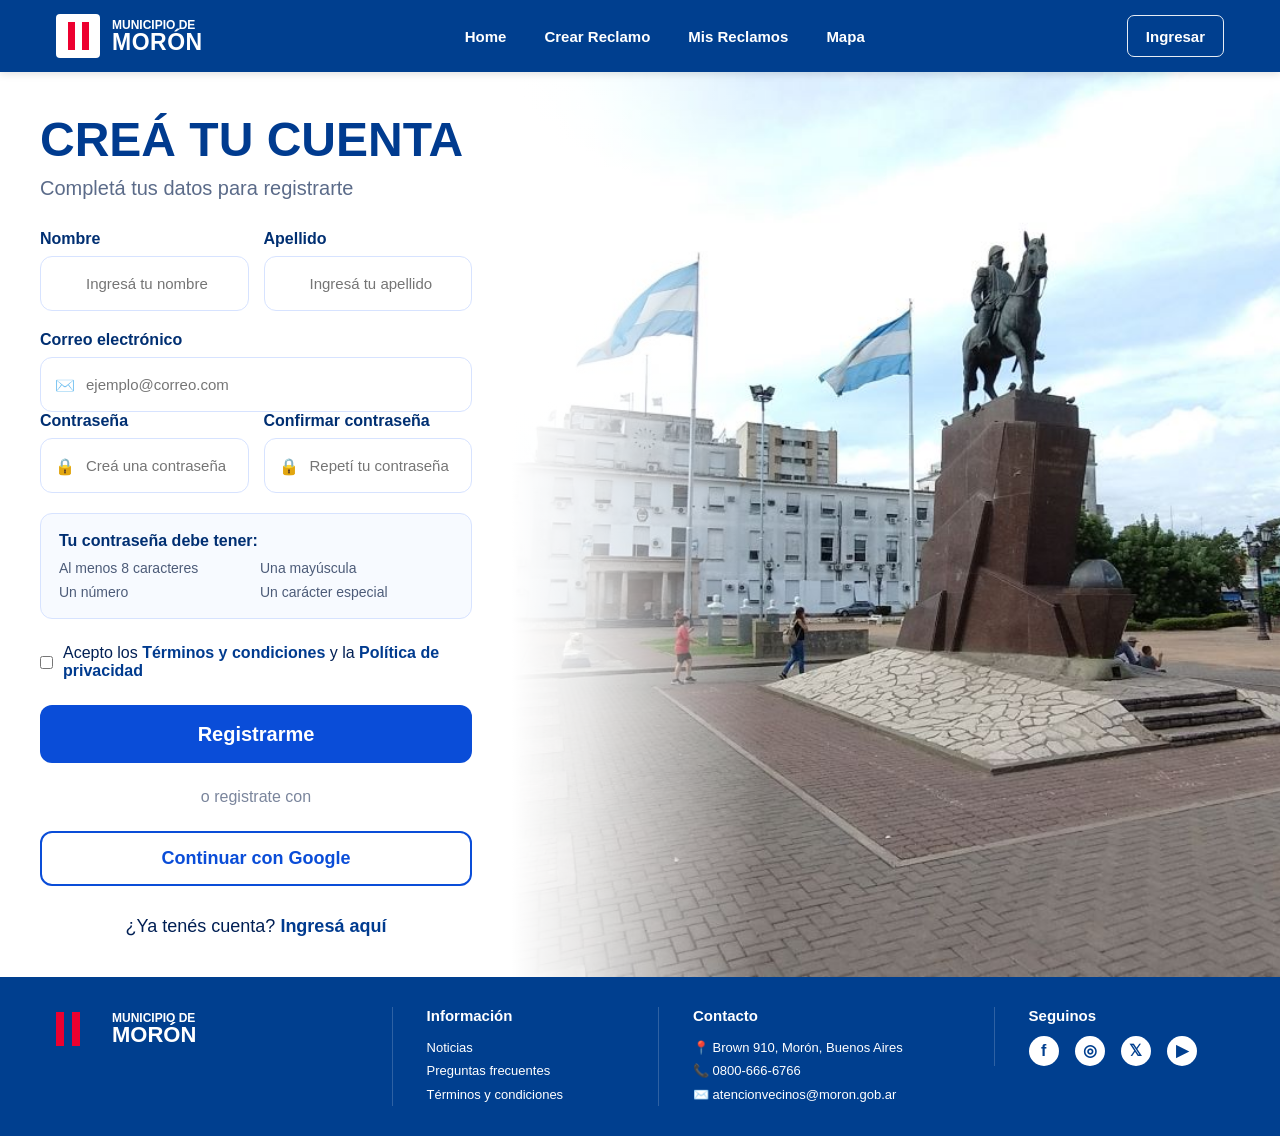
<file: html/registrarUsuario.html>
<!DOCTYPE html>
<html lang="es">
<head>
    <meta charset="UTF-8">
    <meta name="viewport" content="width=device-width, initial-scale=1.0">
    <title>Crear Cuenta - Municipio de Morón</title>

    <link rel="stylesheet" href="/css/style.css">
    <link rel="stylesheet" href="/css/estilos-registrarse.css">
    <link rel="stylesheet" href="/css/mi-cuenta.css">
</head>
<body>

    <!-- HEADER -->
    <header class="navbar">
        <div class="navbar-container">

            <a href="/html/home.html" class="navbar-logo">
                <div class="logo-icon">
                    <span></span>
                    <span></span>
                </div>

                <div class="logo-text">
                    <small>MUNICIPIO DE</small>
                    <strong>MORÓN</strong>
                </div>
            </a>

            <nav class="navbar-menu">
                <a href="/html/home.html">Home</a>
                <a href="/html/crear-reclamo.html">Crear Reclamo</a>
                <a href="/html/mis-reclamos.html">Mis Reclamos</a>
                <a href="/html/mapa.html">Mapa</a>
            </nav>

            <div class="navbar-actions">
                <a href="/html/login.html" class="login-button">
                    
                    Ingresar
                </a>
            </div>

        </div>
    </header>

    <!-- CONTENIDO -->
    <main class="registro-container">

        <!-- FORMULARIO -->
        <section class="registro-formulario">

            <div class="form-card">

                <h1>CREÁ TU CUENTA</h1>

                <p class="subtitulo">
                    Completá tus datos para registrarte
                </p>

                <form id="registroForm">

                    <div class="form-row">

                        <div class="input-group">
                            <label for="nombre">Nombre</label>

                            <div class="input-icon">
                                
                                <input
                                    type="text"
                                    id="nombre"
                                    placeholder="Ingresá tu nombre"
                                    required>
                            </div>
                        </div>

                        <div class="input-group">
                            <label for="apellido">Apellido</label>

                            <div class="input-icon">
                                
                                <input
                                    type="text"
                                    id="apellido"
                                    placeholder="Ingresá tu apellido"
                                    required>
                            </div>
                        </div>

                    </div>

                    <div class="input-group">

                        <label for="email">
                            Correo electrónico
                        </label>

                        <div class="input-icon">
                            <span>✉️</span>

                            <input
                                type="email"
                                id="email"
                                placeholder="ejemplo@correo.com"
                                required>
                        </div>

                    </div>

                    <div class="form-row">

                        <div class="input-group">

                            <label for="password">
                                Contraseña
                            </label>

                            <div class="input-icon">
                                <span>🔒</span>

                                <input
                                    type="password"
                                    id="password"
                                    placeholder="Creá una contraseña"
                                    required>
                            </div>

                        </div>

                        <div class="input-group">

                            <label for="confirmarPassword">
                                Confirmar contraseña
                            </label>

                            <div class="input-icon">
                                <span>🔒</span>

                                <input
                                    type="password"
                                    id="confirmarPassword"
                                    placeholder="Repetí tu contraseña"
                                    required>
                            </div>

                        </div>

                    </div>

                    <div class="password-box">

                        <h4>
                             Tu contraseña debe tener:
                        </h4>

                        <div class="rules">
                            <p> Al menos 8 caracteres</p>
                            <p> Una mayúscula</p>
                            <p> Un número</p>
                            <p> Un carácter especial</p>
                        </div>

                    </div>

                    <div class="terminos">

                        <input
                            type="checkbox"
                            id="terminos"
                            required>

                        <label for="terminos">
                            Acepto los
                            <a href="#">
                                Términos y condiciones
                            </a>
                            y la
                            <a href="#">
                                Política de privacidad
                            </a>
                        </label>

                    </div>

                    <button
                        type="submit"
                        class="btn-registro">

                        Registrarme

                    </button>

                </form>

                <div class="divider">
                    o registrate con
                </div>

                <button class="google-btn">
                    Continuar con Google
                </button>

                <div class="login-link">

                    ¿Ya tenés cuenta?

                    <a href="/html/login.html">
                        Ingresá aquí
                    </a>

                </div>

            </div>

        </section>

        <!-- IMAGEN -->
        <section class="registro-imagen">

            <img
                src="/assets/images/municipiomoron1.jpeg"
                alt="Municipio de Morón">

        </section>

    </main>

    <!-- FOOTER -->
    <footer class="footer">
        <div class="footer-container">

            <div class="footer-brand">

                <a href="/html/home.html" class="footer-logo">

                    <div class="footer-logo-icon">
                        <span></span>
                        <span></span>
                    </div>

                    <div class="footer-logo-text">
                        <small>MUNICIPIO DE</small>
                        <strong>MORÓN</strong>
                    </div>

                </a>

            </div>

            <div class="footer-column">
                <h3>Información</h3>

                <a href="#">Noticias</a>
                <a href="/html/preguntas-frecuentes.html">Preguntas frecuentes</a>
                <a href="#">Términos y condiciones</a>
            </div>

            <div class="footer-column">

                <h3>Contacto</h3>

                <p>
                    <span>📍</span>
                    Brown 910, Morón, Buenos Aires
                </p>

                <p>
                    <span>📞</span>
                    0800-666-6766
                </p>

                <p>
                    <span>✉️</span>
                    atencionvecinos@moron.gob.ar
                </p>

            </div>

            <div class="footer-column">

                <h3>Seguinos</h3>

                <div class="social-links">

                    <a href="#">f</a>
                    <a href="#">◎</a>
                    <a href="#">𝕏</a>
                    <a href="#">▶</a>

                </div>

            </div>

        </div>
    </footer>

    <script src="/js/registro.js"></script>
    <script src="/js/mi-cuenta.js"></script>

</body>
</html>
</file>
<file: css/style.css>
* {
  margin: 0;
  padding: 0;
  box-sizing: border-box;
}

html,
body {
  width: 100%;
  min-height: 100%;
}

body {
  min-height: 100vh;
  font-family: "Segoe UI", Arial, sans-serif;
  background-color: #f4f7fb;
  color: #001f54;
  display: flex;
  flex-direction: column;
}

/* NAVBAR FIJO ARRIBA */
.navbar {
  width: 100%;
  background: #003f8f;
  color: #ffffff;
  position: sticky;
  top: 0;
  z-index: 10000;
  isolation: isolate;
  flex-shrink: 0;
  box-shadow: 0 2px 8px rgba(0, 0, 0, 0.12);
}

.navbar-container {
  max-width: 1440px;
  height: 72px;
  margin: 0 auto;
  padding: 0 56px;
  display: flex;
  align-items: center;
  justify-content: space-between;
}

/* LOGO */
 
.navbar-logo {
  display: flex;
  align-items: center;
  gap: 12px;
  color: #ffffff;
  text-decoration: none;
}

.logo-icon {
  width: 44px;
  height: 44px;
  background: #ffffff;
  border-radius: 4px;
  display: flex;
  align-items: center;
  justify-content: center;
  gap: 7px;
}

.logo-icon span {
  width: 7px;
  height: 28px;
  background-color: #ed002f;
  display: block;
}

.logo-text {
  display: flex;
  flex-direction: column;
  line-height: 1;
}

.logo-text small {
  font-size: 12px;
  font-weight: 700;
  color: #ffffff;
}

.logo-text strong {
  font-size: 23px;
  font-weight: 800;
  letter-spacing: 0.5px;
  color: #ffffff;
}

/* LINKS NAV */
.navbar-menu {
  display: flex;
  align-items: center;
  gap: 38px;
}

.navbar-menu a {
  position: relative;
  color: #ffffff;
  text-decoration: none;
  font-size: 15px;
  font-weight: 700;
  padding: 26px 0;
}
 
.navbar-menu a:hover {
  opacity: 0.75;
}
 
.navbar-menu a.active::after {
  content: "";
  position: absolute;
  left: 0;
  bottom: 9px;
  width: 100%;
  height: 3px;
  background-color: #ffffff;
  border-radius: 999px;
}

/* ACCIONES NAV */
.navbar-actions {
  display: flex;
  align-items: center;
  gap: 18px;
}

.search-button {
  border: none;
  background: transparent;
  color: #ffffff;
  font-size: 26px;
  cursor: pointer;
}

.login-button {
  height: 42px;
  padding: 0 18px;
  border: 1.5px solid rgba(255, 255, 255, 0.9);
  border-radius: 7px;
  color: #ffffff;
  text-decoration: none;
  font-size: 15px;
  font-weight: 700;
  display: flex;
  align-items: center;
  gap: 8px;
}

/* FOOTER */
.footer {
  width: 100%;
  background: #003f8f;
  color: #ffffff;
  margin-top: auto;
  flex-shrink: 0;
}

.footer-container {
  max-width: 1440px;
  margin: 0 auto;
  padding: 30px 56px;
  display: grid;
  grid-template-columns: 1.3fr 1fr 1.3fr 1fr;
  gap: 36px;
  align-items: start;
}

.footer-logo {
  display: flex;
  align-items: center;
  gap: 12px;
  color: #ffffff;
  text-decoration: none;
}

.footer-logo-icon {
  width: 44px;
  height: 44px;
  background: transparent;
  display: flex;
  align-items: center;
  gap: 8px;
}

.footer-logo-icon span {
  width: 8px;
  height: 34px;
  background-color: #ed002f;
  display: block;
}

.footer-logo-text {
  display: flex;
  flex-direction: column;
  line-height: 1;
}

.footer-logo-text small {
  font-size: 12px;
  font-weight: 700;
}

.footer-logo-text strong {
  font-size: 22px;
  font-weight: 800;
}

.footer-column {
  border-left: 1px solid rgba(255, 255, 255, 0.18);
  padding-left: 34px;
}

.footer-column h3 {
  font-size: 15px;
  margin-bottom: 12px;
}

.footer-column a,
.footer-column p {
  display: block;
  color: #ffffff;
  text-decoration: none;
  font-size: 13px;
  line-height: 1.8;
}

.social-links {
  display: flex;
  gap: 16px;
  margin-top: 12px;
}

.social-links a {
  width: 30px;
  height: 30px;
  background: #ffffff;
  color: #003f8f;
  border-radius: 50%;
  display: flex;
  align-items: center;
  justify-content: center;
  text-decoration: none;
  font-size: 16px;
  font-weight: 800;
}
 
@media (max-width: 900px) {
  .navbar-container {
    height: auto;
    padding: 18px 24px;
    flex-direction: column;
    gap: 18px;
  }
 
  .navbar-menu {
    gap: 20px;
    flex-wrap: wrap;
    justify-content: center;
  }
 
  .footer-container {
    padding: 0 28px;
    grid-template-columns: 1fr 1fr;
  }
 
  .footer-column {
    padding-left: 24px;
  }
}
 
@media (max-width: 600px) {
  .navbar-container {
    position: relative;
    align-items: flex-start;
    padding: 12px 16px 10px;
    gap: 10px;
  }

  .navbar-logo {
    min-height: 44px;
  }

  .navbar-menu {
    order: 3;
    width: 100%;
    flex-direction: row;
    flex-wrap: nowrap;
    justify-content: flex-start;
    gap: 24px;
    overflow-x: auto;
    padding: 0 2px;
    scrollbar-width: none;
    -webkit-overflow-scrolling: touch;
  }

  .navbar-menu::-webkit-scrollbar {
    display: none;
  }

  .navbar-menu a {
    flex: 0 0 auto;
    padding: 10px 0 12px;
    white-space: nowrap;
  }
 
  .navbar-actions {
    position: absolute;
    top: 13px;
    right: 16px;
    width: auto;
  }

  .login-button {
    height: 40px;
    padding: 0 12px;
  }
 
  .footer-container {
    grid-template-columns: 1fr;
  }
 
  .footer-column {
    border-left: none;
    padding-left: 0;
  }
}
</file>
<file: css/estilos-recuperar.css>
.recuperar-container{
    display:flex;
    min-height:calc(100vh - 150px);
    background:#f4f7fb;
}

.recuperar-formulario{
    width:40%;
    display:flex;
    justify-content:center;
    align-items:center;
    background:#ffffff;
    padding:50px;
}

.recuperar-card{
    width:100%;
    max-width:500px;
}

.recuperar-card h1{
    text-align:center;
    font-size:46px;
    color:#003b8f;
    font-weight:800;
    margin-bottom:15px;
}

.subtitulo{
    text-align:center;
    color:#5b6b89;
    font-size:18px;
    line-height:1.6;
    margin-bottom:35px;
}

.input-group{
    margin-bottom:30px;
}

.input-group label{
    display:block;
    margin-bottom:8px;
    font-weight:600;
    color:#002f72;
}

.input-icon{
    position:relative;
}

.input-icon span{
    position:absolute;
    left:18px;
    top:50%;
    transform:translateY(-50%);
    font-size:18px;
}

.input-icon input{
    width:100%;
    height:58px;
    padding-left:55px;
    border:1px solid #d6e2ff;
    border-radius:12px;
    font-size:16px;
    transition:.3s;
}

.input-icon input:focus{
    outline:none;
    border-color:#0a4dd8;
    box-shadow:0 0 8px rgba(10,77,216,.15);
}

.btn-recuperar{
    width:100%;
    height:58px;
    border:none;
    border-radius:12px;
    background:#0a4dd8;
    color:white;
    font-size:20px;
    font-weight:600;
    cursor:pointer;
    transition:.3s;
}

.btn-recuperar:hover{
    background:#003b8f;
}

.volver-login{
    margin-top:30px;
    text-align:center;
}

.volver-login a{
    text-decoration:none;
    color:#0a4dd8;
    font-size:18px;
    font-weight:600;
}

.volver-login a:hover{
    text-decoration:underline;
}

.recuperar-imagen{
    width:60%;
    position:relative;
    overflow:hidden;
}

.recuperar-imagen img{
    width:100%;
    height:100%;
    object-fit:cover;
}

/* Degradado como Login y Registro */

.recuperar-imagen::before{
    content:"";
    position:absolute;
    left:0;
    top:0;
    width:220px;
    height:100%;
    background:linear-gradient(
        to right,
        rgba(255,255,255,1) 0%,
        rgba(255,255,255,.8) 35%,
        rgba(255,255,255,0) 100%
    );
}

@media(max-width:1000px){

    .recuperar-container{
        flex-direction:column;
    }

    .recuperar-formulario,
    .recuperar-imagen{
        width:100%;
    }

    .recuperar-imagen{
        display: none;
    }

}

@media(max-width:700px){

    .recuperar-formulario{
        padding:30px;
    }

    .recuperar-card h1{
        font-size:34px;
    }

    .subtitulo{
        font-size:16px;
    }

.recuperar-imagen{
    display: none;
    }


}
</file>
<file: css/mis-reclamos.css>
* { box-sizing: border-box; }

html, body {
    overflow-x: hidden;
    width: 100%;
    max-width: 100vw;
}

body { font-family: 'Segoe UI', Tahoma, Geneva, Verdana, sans-serif; margin: 0; padding: 0; background-color: #fafbfc; color: #333;}

body.no-scroll { overflow: hidden; }

.titulo-seccion { color: #003366; margin-bottom: 5px; font-size: 1.8rem;}
.subtitulo-seccion { color: #666; margin-top: 0; margin-bottom: 20px; font-size: 1em;}

.page-content { 
    display: grid; 
    grid-template-columns: 240px minmax(0, 1fr) 280px;
    gap: 30px; 
    max-width: 1400px;
    width: 100%;
    margin: 40px auto; 
    padding: 0 20px; 
}

.nav-btn-main { background: #003366; color: white; width: 100%; padding: 12px; border-radius: 8px; border: none; cursor: pointer; font-weight: bold; margin-bottom: 20px; font-size: 1em;}

/* ESTILOS BARRA LATERAL Y BOTÓN DE PREGUNTAS FRECUENTES */
.sidebar-nav a { display: block; padding: 12px 10px; color: #333; text-decoration: none; border-bottom: 1px solid #eee; font-size: 0.95em;}
.sidebar-nav a.active { color: #003366; font-weight: bold; border-left: 3px solid #003366; background: #f8f9fa; }

.sidebar-nav a.nav-faq-link {
    display: flex;
    align-items: center;
    color: #001a4d; /* Azul oscuro que pasaste en la imagen */
    font-weight: 500;
}

.sidebar-nav a.nav-faq-link svg {
    margin-right: 10px;
    color: #001a4d; 
}

.filter-bar { display: flex; align-items: flex-end; gap: 15px; background: #fff; padding: 15px; border-radius: 8px; border: 1px solid #e0e0e0; margin-bottom: 20px;}
.search-box { flex: 1; position: relative; }
.search-icon { 
    position: absolute; right: 12px; top: 50%; transform: translateY(-50%); color: #003366; 
    display: flex; align-items: center; justify-content: center; opacity: 0.7;
}
.search-box input { 
    width: 100%; padding: 10px 35px 10px 15px; border: 1px solid #ccc; border-radius: 6px; font-size: 0.95em;
}
.filter-group { display: flex; flex-direction: column; }
.filter-group label { font-size: 0.8em; color: #666; margin-bottom: 4px; }
.filter-group select { padding: 9px; border: 1px solid #ccc; border-radius: 6px; min-width: 130px; background: #fff; font-size: 0.95em;}

.btn-clear-filters { display: inline-flex; align-items: center; justify-content: center; gap: 6px; background: transparent; border: 1px solid #ccc; color: #333; padding: 9px 15px; border-radius: 6px; cursor: pointer; font-size: 0.95em; transition: 0.2s; height: 38px;}
.btn-clear-filters:hover { background: #f5f5f5; }

/* Tarjetas de Reclamos */
.reclamos-list { display: flex; flex-direction: column; gap: 10px; width: 100%;}

.reclamo-card { 
    display: grid; 
    grid-template-columns: 160px minmax(0, 1fr) 130px 100px 16px; 
    align-items: center; 
    gap: 20px; 
    padding: 20px; 
    border: 1px solid #e0e0e0; 
    border-radius: 8px; 
    background: #fff; 
    box-shadow: 0 1px 3px rgba(0,0,0,0.02); 
    width: 100%;
}

.card-img { width: 160px; height: 105px; object-fit: cover; border-radius: 6px; }

.card-info { min-width: 0; display: flex; flex-direction: column; justify-content: center; }

.card-info h3 { 
    margin: 0 0 5px 0; font-size: 1rem; color: #111; font-weight: 600;
    display: -webkit-box; -webkit-line-clamp: 2; -webkit-box-orient: vertical; overflow: hidden;
}

.card-info p { 
    margin: 0; color: #555; font-size: 0.9rem; font-weight: 500; 
    display: flex; align-items: flex-start; gap: 6px; 
}

.card-info p svg { flex-shrink: 0; margin-top: 2px; }
.card-info p span { display: -webkit-box; -webkit-line-clamp: 2; -webkit-box-orient: vertical; overflow: hidden; font-size: 0.7rem; }
.card-info small { color: #888; font-size: 0.85em; display: block; margin-top: 6px; font-size: 0.7rem;}

.card-status { 
    display: flex; 
    flex-direction: column; 
    gap: 8px; 
    align-items: center; 
    width: 100%;
}

.reclamo-id { display: flex; flex-direction: column; align-items: center; text-align: center; }
.reclamo-id small { font-size: 0.75em; color: #888; margin-bottom: 2px;}
.reclamo-id strong { font-size: 0.85em; color: #555; font-weight: 600;}

.status-badge { 
    display: inline-flex; 
    align-items: center; 
    justify-content: center; 
    gap: 6px; 
    padding: 6px 10px; 
    border-radius: 20px; 
    font-size: 0.85rem; 
    font-weight: 600; 
    white-space: nowrap; 
    width: 115px; 
}

.badge-proceso { background: #e3f2fd; color: #1976d2; }
.badge-proceso::before { content: ""; display: block; width: 6px; height: 6px; border-radius: 50%; background: #1976d2; }
.badge-pendiente { background: #fff3e0; color: #e65100; }
.badge-pendiente::before { content: ""; display: block; width: 6px; height: 6px; border-radius: 50%; background: #e65100; }
.badge-resuelto { background: #e8f5e9; color: #2e7d32; }
.badge-resuelto::before { content: ""; display: block; width: 6px; height: 6px; border-radius: 50%; background: #2e7d32; }
.badge-cancelado { background: #f5f5f5; color: #666; }
.badge-cancelado::before { content: ""; display: block; width: 6px; height: 6px; border-radius: 50%; background: #666; }

.card-actions { 
    display: flex; 
    flex-direction: column; 
    gap: 8px; 
    align-items: center; 
    justify-content: center;
    width: 100%;
}
.btn-edit, .btn-delete { 
    display: inline-flex; align-items: center; justify-content: center; gap: 6px; 
    background: white; padding: 8px 15px; cursor: pointer; border-radius: 4px; 
    font-weight: 500; font-size: 0.9em; transition: 0.2s;
    width: 110px; 
}
.btn-edit { border: 1px solid #1976d2; color: #1976d2; }
.btn-edit:hover { background: #e3f2fd; }
.btn-delete { border: 1px solid #d32f2f; color: #d32f2f; }
.btn-delete:hover { background: #ffebee; }

.card-chevron { color: #003366; opacity: 0.5; display: flex; align-items: center; justify-content: center; cursor: pointer; transition: transform 0.2s; }
.card-chevron:hover { transform: translateX(3px); opacity: 1; }

.summary-box { border: 1px solid #e0e0e0; padding: 25px; border-radius: 8px; height: fit-content; background: #fff; width: 100%;}
.summary-box h3 { margin-top: 0; margin-bottom: 5px; font-size: 1.2em;}
.total-number { font-size: 2.5rem; margin: 0 0 15px 0; color: #003366; font-weight: bold;}
.stats-list { list-style: none; padding: 0; margin: 0 0 15px 0; border-top: 1px solid #eee; padding-top: 15px; }
.stats-list li { display: flex; justify-content: space-between; align-items: center; margin-bottom: 12px; font-size: 0.95em; color: #333; }
.dot { width: 8px; height: 8px; border-radius: 50%; display: inline-block; margin-right: 8px; }
.dot-pendiente { background: #ffb300; }
.dot-proceso { background: #1976d2; }
.dot-resuelto { background: #4caf50; }
.dot-cancelado { background: #9e9e9e; }
.map-btn { display: inline-flex; justify-content: center; align-items: center; gap: 8px; width: 100%; border: 1px solid #003366; background: transparent; color: #003366; padding: 12px; border-radius: 6px; cursor: pointer; font-weight: bold; font-size: 0.95em;}

.modal-overlay { 
    position: fixed; top: 0; left: 0; width: 100%; height: 100%; 
    background: rgba(0,0,0,0.6); display: flex; justify-content: center; align-items: center; 
    z-index: 1000; padding: 20px; box-sizing: border-box; 
}
.modal-content { 
    background: white; padding: 25px; border-radius: 12px; width: 550px; 
    max-width: 100%; box-shadow: 0 10px 25px rgba(0,0,0,0.2); 
    max-height: 85vh; 
    overflow-y: auto; 
}
.modal-header { display: flex; justify-content: space-between; align-items: flex-start; margin-bottom: 10px; }
.modal-header h3 { margin: 0; color: #003366; }
.modal-close { background: none; border: none; font-size: 1.5rem; color: #999; cursor: pointer; line-height: 1; }
.modal-body label { display: block; margin-top: 12px; font-weight: bold; font-size: 0.9em; color: #444; }
.modal-body input[type="text"], .modal-body select, .modal-body textarea { width: 100%; padding: 8px 12px; margin-top: 5px; border: 1px solid #ccc; border-radius: 6px; font-family: inherit; font-size: 0.95em; }
.modal-body textarea { resize: vertical; min-height: 70px; }

.modal-body input:disabled, .modal-body select:disabled {
    background-color: #f1f3f5;
    color: #6c757d;
    cursor: not-allowed;
    border: 1px solid #dee2e6;
}

.textarea-container { display: flex; flex-direction: column; align-items: flex-end; width: 100%; }
.textarea-container textarea { width: 100%; } 
.char-counter { font-size: 0.8em; color: #6a7381; margin-top: 4px; }

.photo-uploader { display: flex; gap: 15px; margin-top: 5px; flex-wrap: wrap; align-items: center; }
.photo-preview-list { display: flex; gap: 10px; flex-wrap: wrap; }
.photo-thumbnail { position: relative; width: 90px; height: 70px; border-radius: 6px; border: 1px solid #ddd; overflow: hidden; }
.photo-thumbnail img { width: 100%; height: 100%; object-fit: cover; }
.btn-remove-photo { position: absolute; top: 4px; right: 4px; background: rgba(0,0,0,0.7); color: white; border: none; border-radius: 50%; width: 22px; height: 22px; display: flex; align-items: center; justify-content: center; font-size: 14px; cursor: pointer; transition: 0.2s;}
.add-photo-btn { width: 100px; height: 40px; border: 1px dashed #ccc; border-radius: 6px; display: flex; flex-direction: column; align-items: center; justify-content: center; color: #666; cursor: pointer; background: #fafbfc; transition: 0.2s;}
.add-photo-btn .icon { font-size: 1.5rem; margin-bottom: -5px; }

.modal-actions { display: flex; justify-content: flex-end; gap: 10px; margin-top: 20px; border-top: 1px solid #eee; padding-top: 15px; }
.btn-save { background: #1976d2; color: white; padding: 10px 20px; border: none; cursor: pointer; border-radius: 6px; font-weight: bold; font-size: 0.95em; transition: 0.2s; }
.btn-save:hover { background: #0d47a1; }
.btn-cancel { background: #fff; color: #333; padding: 10px 20px; border: 1px solid #000000; cursor: pointer; border-radius: 6px; font-size: 0.95em; transition: 0.2s; }
.btn-danger { background: #d32f2f; color: white; padding: 10px 20px; border: none; cursor: pointer; border-radius: 6px; font-weight: bold; font-size: 0.95em; transition: 0.2s; }

/* =========================================================
   MEDIA QUERIES 
   ========================================================= */

@media (max-width: 1350px) {
    .page-content { grid-template-columns: 220px minmax(0, 1fr); } 
    .summary-box { grid-column: 1 / -1; } 
}

@media (max-width: 850px) {
    .filter-bar { flex-wrap: wrap; }
    .search-box { min-width: 100%; margin-bottom: 10px; }
    
    .reclamo-card { grid-template-columns: 120px minmax(0, 1fr) auto auto; gap: 15px; }
    .card-img { width: 120px; height: 100px; }
}

@media (max-width: 768px) {
    .page-content { 
        display: flex; flex-direction: column; padding: 0 15px; margin-top: 20px; width: 100%;
    }
    
    .sidebar { display: flex; flex-direction: column; width: 100%; }
    
    .sidebar-nav { 
        display: flex; overflow-x: auto; white-space: nowrap; margin-bottom: 10px; 
        width: 100%; -webkit-overflow-scrolling: touch; padding-bottom: 5px;
    }
    .sidebar-nav::-webkit-scrollbar { height: 3px; }
    .sidebar-nav::-webkit-scrollbar-thumb { background: #ccc; border-radius: 4px; }
    .sidebar-nav a { border-bottom: 3px solid transparent; border-left: none; padding: 10px 15px; }
    .sidebar-nav a.active { border-left: none; border-bottom: 3px solid #003366; background: none;}
    
    .filter-bar { display: flex; flex-direction: column; gap: 12px; align-items: stretch; width: 100%; }
    .search-box { width: 100%; min-width: 0; margin-bottom: 0; }
    .filter-group { flex: none; width: 100%; min-width: 100%; }
    .filter-group select { width: 100%; min-width: 0; }
    .btn-clear-filters { width: 100%; margin-top: 5px;}

    .reclamo-card { display: flex; flex-direction: column; align-items: stretch; width: 100%; }
    .card-img { width: 100%; height: 160px; }
    .card-actions { flex-direction: row; width: 100%; margin-top: 10px; flex-wrap: wrap; }
    .card-actions button { flex: 1; justify-content: center; }

    .modal-content { max-width: 90vw !important; padding: 20px 15px; }
}
</file>
<file: css/mi-cuenta.css>
/* MODAL MI CUENTA */
.account-trigger { background: transparent; cursor: pointer; font-family: inherit; }
.account-modal {
  position: fixed; inset: 0; z-index: 20000; display: grid; place-items: center;
  width: 100%; min-height: 100vh; min-height: 100dvh;
  padding: 24px; visibility: hidden; opacity: 0;
  transition: opacity 180ms ease, visibility 180ms ease;
}
.account-modal.is-open { visibility: visible; opacity: 1; }
.account-modal__backdrop {
  position: absolute; inset: 0; background: rgba(5, 18, 39, .58);
  backdrop-filter: blur(1.5px);
}
.account-card {
  position: relative; z-index: 1; width: min(100%, 510px); max-height: calc(100vh - 48px);
  padding: 34px 30px 28px; overflow: auto; background: #fff; color: #11366f;
  border: 1px solid #d6dce7; border-radius: 13px;
  box-shadow: 0 22px 70px rgba(0, 23, 60, .27);
  transform: translateY(12px) scale(.985); transition: transform 180ms ease;
  overscroll-behavior: contain; scrollbar-width: thin; scrollbar-color: #adc5e9 transparent;
}
.account-card::-webkit-scrollbar { width: 6px; }
.account-card::-webkit-scrollbar-thumb { background: #adc5e9; border-radius: 999px; }
.account-modal.is-open .account-card { transform: translateY(0) scale(1); }
.account-card__close {
  position: absolute; top: 20px; right: 20px; width: 34px; height: 34px;
  display: grid; place-items: center; border: 0; border-radius: 50%;
  color: #0a2e68; background: transparent; cursor: pointer;
}
.account-card__close:hover { background: #f0f5ff; }
.account-card__close svg { width: 23px; height: 23px; fill: none; stroke: currentColor; stroke-width: 1.8; stroke-linecap: round; }
.account-card__header h2 { margin: 0 0 5px; color: #0754c7; font-size: 28px; line-height: 1.1; font-weight: 850; }
.account-card__header p { margin: 0; color: #55719d; font-size: 15px; }
.account-profile { display: flex; align-items: center; gap: 25px; margin: 22px 0 16px; }
.account-profile__avatar {
  flex: 0 0 auto; width: 70px; height: 70px; display: grid; place-items: center;
  border-radius: 50%; background: #e6efff; color: #0754c7; font-size: 23px; font-weight: 800;
}
.account-profile strong { color: #0b2d64; font-size: 21px; }
.account-data { display: grid; gap: 7px; }
.account-row {
  min-height: 48px; display: grid; grid-template-columns: 28px 145px minmax(0, 1fr) 18px;
  align-items: center; gap: 10px; padding: 5px 13px 5px 17px;
  border: 1px solid #cfddf5; border-radius: 8px; box-shadow: 0 1px 3px rgba(0, 55, 130, .05);
}
.account-row > svg:first-child, .account-row__chevron {
  width: 22px; height: 22px; fill: none; stroke: #0961ef; stroke-width: 1.8;
  stroke-linecap: round; stroke-linejoin: round;
}
.account-row__chevron { width: 17px; height: 17px; stroke: #6c8cbb; }
.account-row span, .account-row strong { color: #365783; font-size: 13px; font-weight: 500; }
.account-row strong { overflow: hidden; text-overflow: ellipsis; white-space: nowrap; }
.account-row input {
  width: 100%; height: 34px; padding: 0 9px; color: #183f77; font: 500 13px inherit;
  border: 1px solid #8ab4f8; border-radius: 5px; outline: none;
}
.account-row input:focus { border-color: #0961ef; box-shadow: 0 0 0 3px rgba(9, 97, 239, .11); }
.account-password-fields { width: 100%; display: grid; gap: 6px; padding: 3px 0; }
.account-row--password:has(.account-password-fields) { padding-top: 8px; padding-bottom: 8px; }
.account-form-error {
  margin: 10px 2px 0; padding: 9px 11px; color: #b42335; background: #fff2f4;
  border: 1px solid #f3bcc5; border-radius: 6px; font-size: 12px; line-height: 1.35;
}
.account-form-error[hidden] { display: none; }
.account-actions { display: grid; grid-template-columns: 1fr 1fr; gap: 18px; margin-top: 17px; }
.account-button { height: 45px; display: inline-flex; align-items: center; justify-content: center; gap: 10px; border-radius: 7px; font-family: inherit; font-size: 14px; font-weight: 800; cursor: pointer; }
.account-button svg { width: 19px; height: 19px; fill: none; stroke: currentColor; stroke-width: 1.8; stroke-linecap: round; stroke-linejoin: round; }
.account-button--primary { color: #fff; background: #075bea; border: 1px solid #075bea; }
.account-button--primary:hover { background: #0049c5; }
.account-button--logout { color: #ed1739; background: #fff; border: 1px solid #cbd8eb; }
.account-button--logout:hover { background: #fff5f6; border-color: #f1a6b2; }
.account-claims { width: max-content; display: flex; align-items: center; justify-content: center; gap: 10px; margin: 24px auto 0; color: #075bea; font-size: 14px; font-weight: 800; text-decoration: none; }
.account-claims svg { width: 19px; height: 19px; fill: none; stroke: currentColor; stroke-width: 1.9; stroke-linecap: round; }
.account-claims .account-claims__arrow { width: 17px; }
body.account-modal-open { overflow: hidden; }

@media (max-width: 768px) {
  .account-modal { padding: 18px; }
  .account-card { width: min(100%, 480px); max-height: calc(100dvh - 36px); padding: 30px 24px 24px; }
  .account-row { grid-template-columns: 26px 125px minmax(0, 1fr) 18px; }
  .account-actions { gap: 12px; }
}

@media (max-width: 560px) {
  .account-modal { align-items: end; padding: 0; }
  .account-card {
    width: 100%; max-height: 94vh; max-height: 94dvh;
    padding: 28px 18px calc(22px + env(safe-area-inset-bottom));
    border: 0; border-top: 1px solid #d6dce7; border-radius: 18px 18px 0 0;
  }
  .account-card__close { top: 15px; right: 14px; }
  .account-card__header h2 { font-size: 25px; }
  .account-card__header p { max-width: calc(100% - 36px); font-size: 14px; line-height: 1.35; }
  .account-profile { gap: 17px; margin-top: 19px; }
  .account-profile__avatar { width: 58px; height: 58px; font-size: 20px; }
  .account-profile strong { font-size: 19px; }
  .account-row { grid-template-columns: 24px 1fr 18px; gap: 9px; padding: 8px 11px; }
  .account-row > span { grid-column: 2; align-self: end; font-size: 11px; }
  .account-row > strong, .account-row > input { grid-column: 2; align-self: start; }
  .account-password-fields { grid-column: 2; grid-row: 2; }
  .account-row > svg:first-child, .account-row__chevron { grid-row: 1 / span 2; }
  .account-row__chevron { grid-column: 3; }
  .account-actions { grid-template-columns: 1fr; gap: 10px; margin-top: 14px; }
  .account-button { width: 100%; min-height: 46px; }
  .account-claims { margin-top: 19px; }
}

@media (max-width: 380px) {
  .account-card { padding: 24px 14px calc(18px + env(safe-area-inset-bottom)); border-radius: 15px 15px 0 0; }
  .account-card__close { top: 11px; right: 10px; }
  .account-card__header h2 { font-size: 23px; }
  .account-card__header p { font-size: 13px; }
  .account-profile { gap: 13px; margin: 16px 0 13px; }
  .account-profile__avatar { width: 50px; height: 50px; font-size: 18px; }
  .account-profile strong { font-size: 17px; }
  .account-data { gap: 6px; }
  .account-row { grid-template-columns: 22px minmax(0, 1fr) 16px; gap: 7px; padding: 7px 9px; }
  .account-row > svg:first-child { width: 20px; height: 20px; }
  .account-row span, .account-row strong { font-size: 12px; }
  .account-row input { height: 36px; font-size: 12px; }
  .account-form-error { margin-top: 7px; font-size: 11px; }
  .account-claims { margin-top: 15px; font-size: 13px; }
}

@media (max-height: 720px) and (min-width: 561px) {
  .account-modal { padding: 12px; }
  .account-card { max-height: calc(100dvh - 24px); padding-top: 25px; padding-bottom: 20px; }
  .account-profile { margin: 14px 0 12px; }
  .account-profile__avatar { width: 58px; height: 58px; font-size: 20px; }
  .account-claims { margin-top: 16px; }
}

@media (prefers-reduced-motion: reduce) { .account-modal, .account-card { transition: none; } }
</file>
<file: css/preguntas-frecuentes.css>
.faq-container {
    background: #fff; 
    padding: 30px; 
    border-radius: 12px; 
    border: 1px solid #e0e0e0; 
    margin-top: 30px; 
    box-shadow: 0 4px 15px rgba(0,0,0,0.03);
}

.faq-category-title {
    color: #003366; 
    margin-top: 35px; 
    margin-bottom: 10px; 
    border-bottom: 2px solid #eee; 
    padding-bottom: 10px;
    font-size: 1.2em;
}

.faq-category:first-of-type .faq-category-title {
    margin-top: 0;
}

.faq-item { 
    border-bottom: 1px solid #f0f0f0; 
}

.faq-item:last-child { 
    border-bottom: none; 
}

.faq-question {
    width: 100%; 
    text-align: left; 
    background: none; 
    border: none; 
    padding: 18px 0;
    font-size: 1em; 
    font-weight: 600; 
    color: #003366; 
    cursor: pointer;
    display: flex; 
    justify-content: space-between; 
    align-items: center; 
    transition: color 0.2s;
    font-family: inherit;
}

.faq-question:hover { 
    color: #1976d2; 
}

.faq-icon { 
    font-size: 1.5em; 
    font-weight: 300; 
    transition: transform 0.3s ease; 
    color: #666; 
}

.faq-answer { 
    max-height: 0; 
    overflow: hidden; 
    transition: max-height 0.3s ease; 
}

.faq-answer p { 
    margin: 0; 
    padding: 0 0 18px 0; 
    font-size: 0.95em; 
    color: #555; 
    line-height: 1.6; 
}

.faq-item.active .faq-answer { 
    max-height: 500px;
}

.faq-item.active .faq-icon { 
    transform: rotate(45deg); 
    color: #003366; 
}

@media (max-width: 600px) {
    .faq-container {
        padding: 20px 15px;
    }
}
</file>
<file: css/estilos-registrarse.css>
*{
    margin:0;
    padding:0;
    box-sizing:border-box;
    font-family:"Segoe UI",sans-serif;
}

body{
    background:#f4f7fb;
}

.registro-container{
    min-height:100vh;
    display:flex;
}

.registro-formulario{
    width:40%;
    background:white;
    display:flex;
    justify-content:center;
    align-items:center;
    padding:40px;
}

.form-card{
    width:100%;
    max-width:500px;
}

.form-card h1{
    font-size:48px;
    color:#003b8f;
    font-weight:800;
    margin-bottom:10px;
}

.form-card .subtitulo{
    color:#5b6b89;
    margin-bottom:30px;
    font-size:20px;
}

.form-row{
    display:flex;
    gap:15px;
    margin-bottom:20px;
}

.input-group{
    flex:1;
}

.input-group label{
    display:block;
    margin-bottom:8px;
    color:#002f72;
    font-weight:600;
}

.input-icon{
    position:relative;
}

.input-icon span{
    position:absolute;
    left:15px;
    top:50%;
    transform:translateY(-50%);
    color:#003b8f;
}

.input-icon input{
    width:100%;
    height:55px;
    padding-left:45px;
    border:1px solid #d7e3ff;
    border-radius:12px;
    font-size:15px;
}

.input-icon input:focus{
    outline:none;
    border-color:#003b8f;
}

.password-box{
    margin-top:15px;
    padding:18px;
    border:1px solid #d7e3ff;
    border-radius:12px;
    background:#f7faff;
}

.password-box h4{
    color:#002f72;
    margin-bottom:10px;
}

.rules{
    display:grid;
    grid-template-columns:1fr 1fr;
    gap:8px;
}

.rules p{
    color:#4d5c79;
    font-size:14px;
}

.terminos{
    margin:25px 0;
    display:flex;
    align-items:center;
    gap:10px;
}

.terminos a{
    color:#003b8f;
    text-decoration:none;
    font-weight:600;
}

.btn-registro{
    width:100%;
    height:58px;
    border:none;
    border-radius:12px;
    background:#0a4dd8;
    color:white;
    font-size:20px;
    cursor:pointer;
    font-weight:600;
}

.btn-registro:hover{
    background:#003b8f;
}

.divider{
    text-align:center;
    margin:25px 0;
    color:#7a859c;
}

.google-btn{
    width:100%;
    height:55px;
    border:2px solid #0a4dd8;
    border-radius:12px;
    background:white;
    color:#0a4dd8;
    font-size:18px;
    cursor:pointer;
    font-weight:600;
}

.google-btn:hover{
    background:#f5f8ff;
}

.login-link{
    margin-top:30px;
    text-align:center;
    font-size:18px;
}

.login-link a{
    color:#003b8f;
    font-weight:bold;
    text-decoration:none;
}

.registro-imagen{
    width:60%;
    position:relative;
}

.registro-imagen img{
    width:100%;
    height:100%;
    object-fit:cover;
}

.registro-imagen::before{
    content:"";
    position:absolute;
    left:0;
    top:0;
    width:250px;
    height:100%;
    background:linear-gradient(to right,
    white 0%,
    rgba(255,255,255,.8) 30%,
    transparent 100%);
}

@media(max-width:1000px){

    .registro-container{
        flex-direction:column;
    }

    .registro-formulario,
    .registro-imagen{
        width:100%;
    }

   .registro-imagen{
        display: none;
}

}

@media(max-width:600px){

    .form-row{
        flex-direction:column;
    }

    .form-card h1{
        font-size:36px;
    }

.registro-imagen{
        display: none;
}
    

}
</file>
